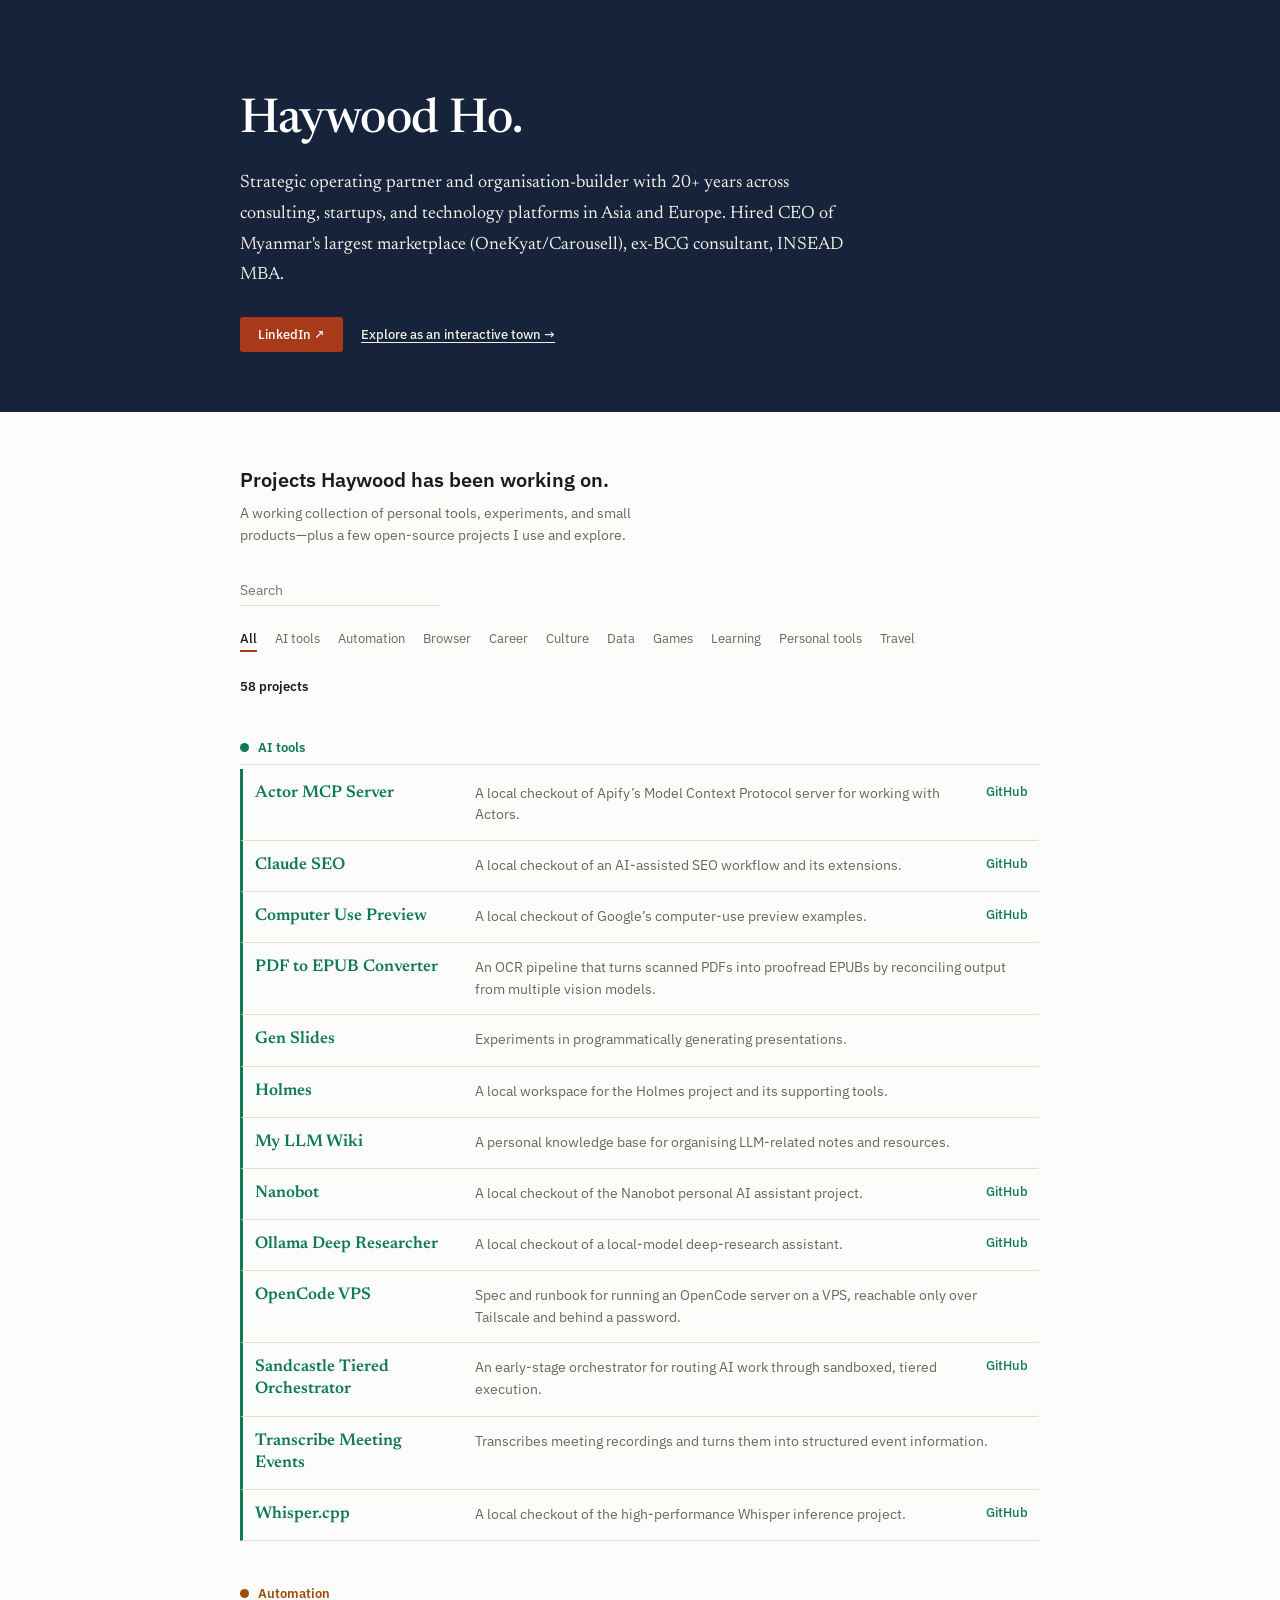
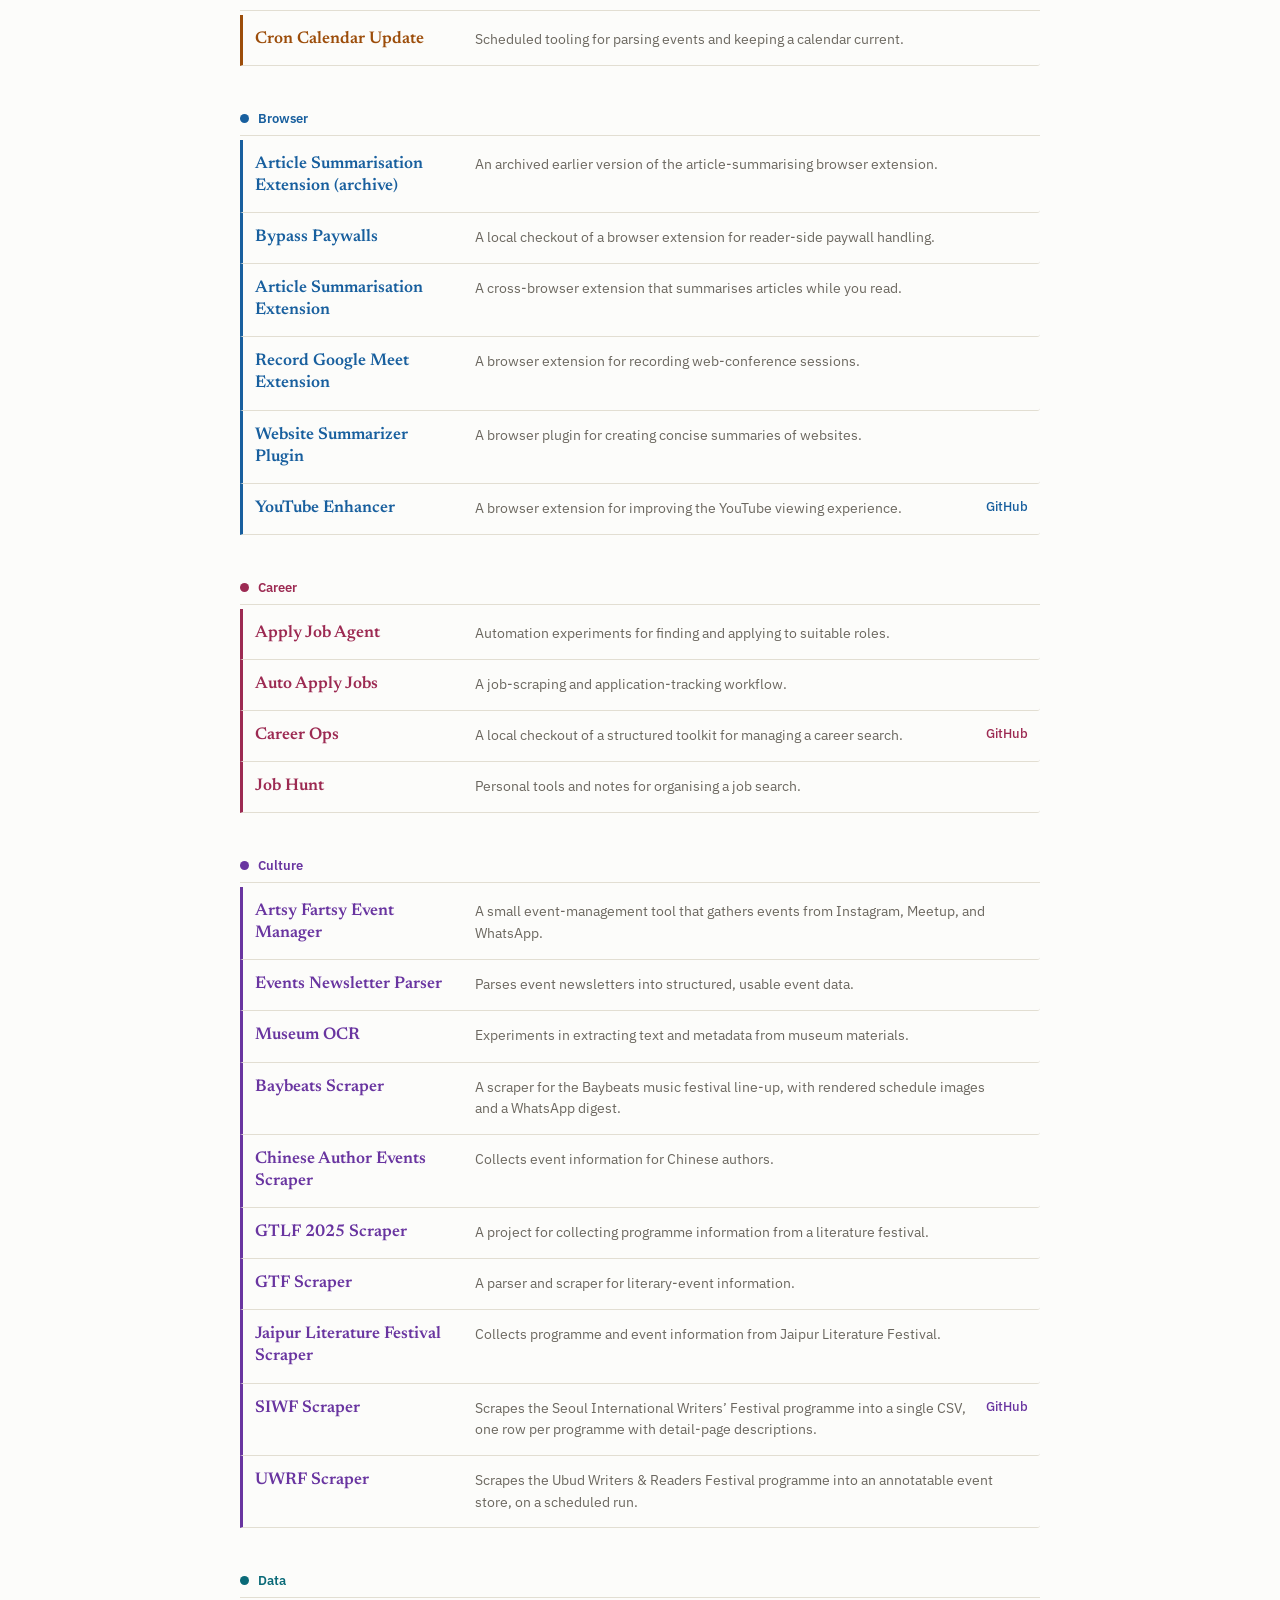
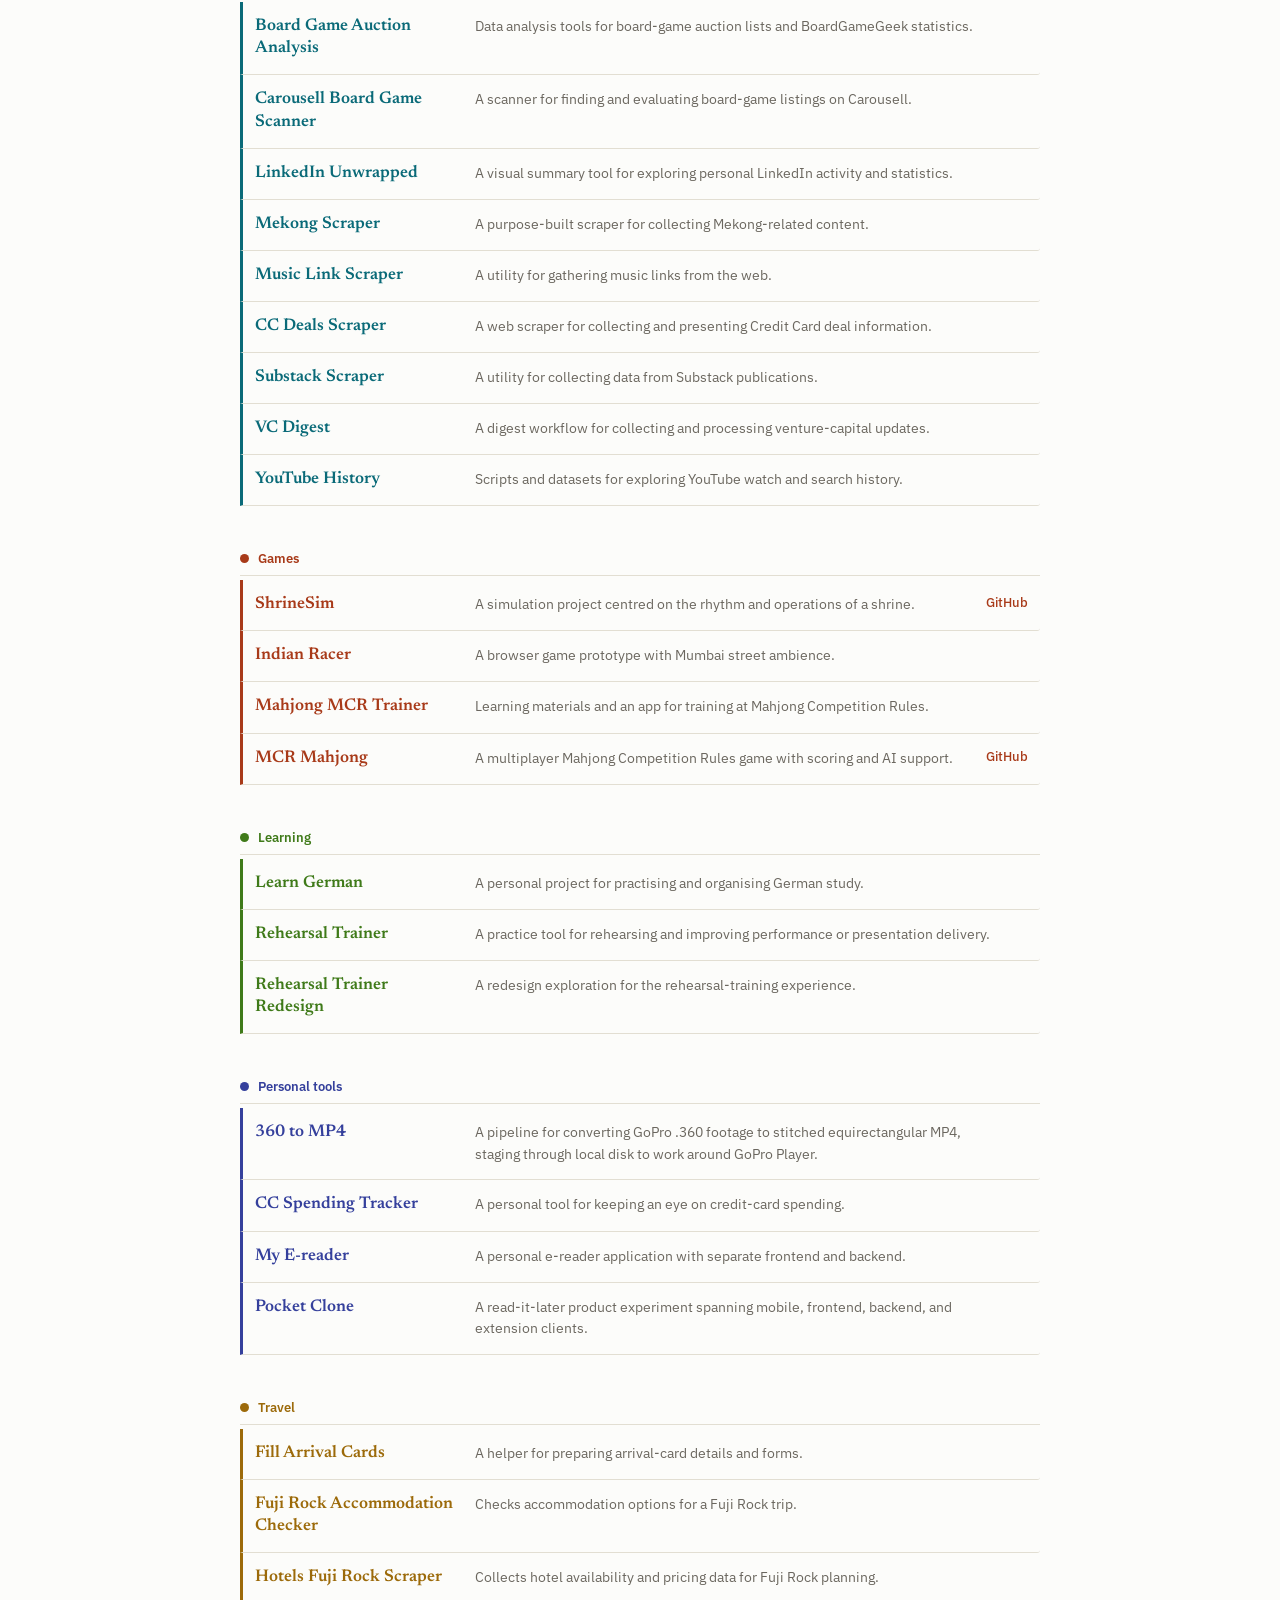
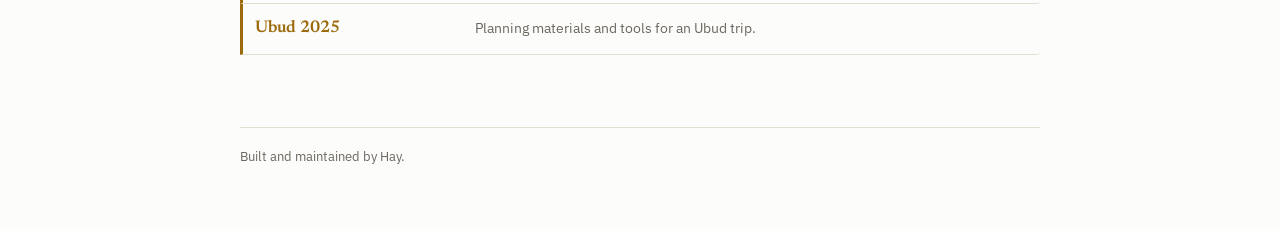
<file: index.html>
<!doctype html>
<html lang="en">
  <head>
    <meta charset="UTF-8" />
    <meta name="viewport" content="width=device-width, initial-scale=1.0" />
    <meta name="description" content="A selection of projects by Hay." />
    <title>Hay — Projects</title>
    <link rel="stylesheet" href="styles.css" />
  </head>
  <body>
    <header class="masthead">
      <div class="masthead-inner">
        <h1>Haywood Ho.</h1>
        <p class="bio">
          Strategic operating partner and organisation-builder with 20+ years across consulting,
          startups, and technology platforms in Asia and Europe. Hired CEO of Myanmar's largest
          marketplace (OneKyat/Carousell), ex-BCG consultant, INSEAD MBA.
        </p>
        <a class="linkedin" href="https://www.linkedin.com/in/haywoodho/" target="_blank" rel="noreferrer">LinkedIn ↗</a>
        <a class="explore" href="town/">Explore as an interactive town →</a>
      </div>
    </header>

    <div class="page">
      <section class="index" aria-label="Projects">
        <div class="index-head">
          <h2>Projects Haywood has been working on.</h2>
          <p class="index-note">A working collection of personal tools, experiments, and small products—plus a few open-source projects I use and explore.</p>
          <div class="controls">
            <label class="search">
              <span class="sr-only">Search projects</span>
              <input id="search" type="search" placeholder="Search" autocomplete="off" />
            </label>
            <div id="filters" class="filters" role="tablist" aria-label="Filter by category"></div>
          </div>
          <p id="project-count" class="count" aria-live="polite"></p>
        </div>
        <div id="projects" class="groups"></div>
      </section>

      <footer>Built and maintained by Hay.</footer>
    </div>
    <script src="projects.js"></script>
    <script src="app.js"></script>
  </body>
</html>
</file>
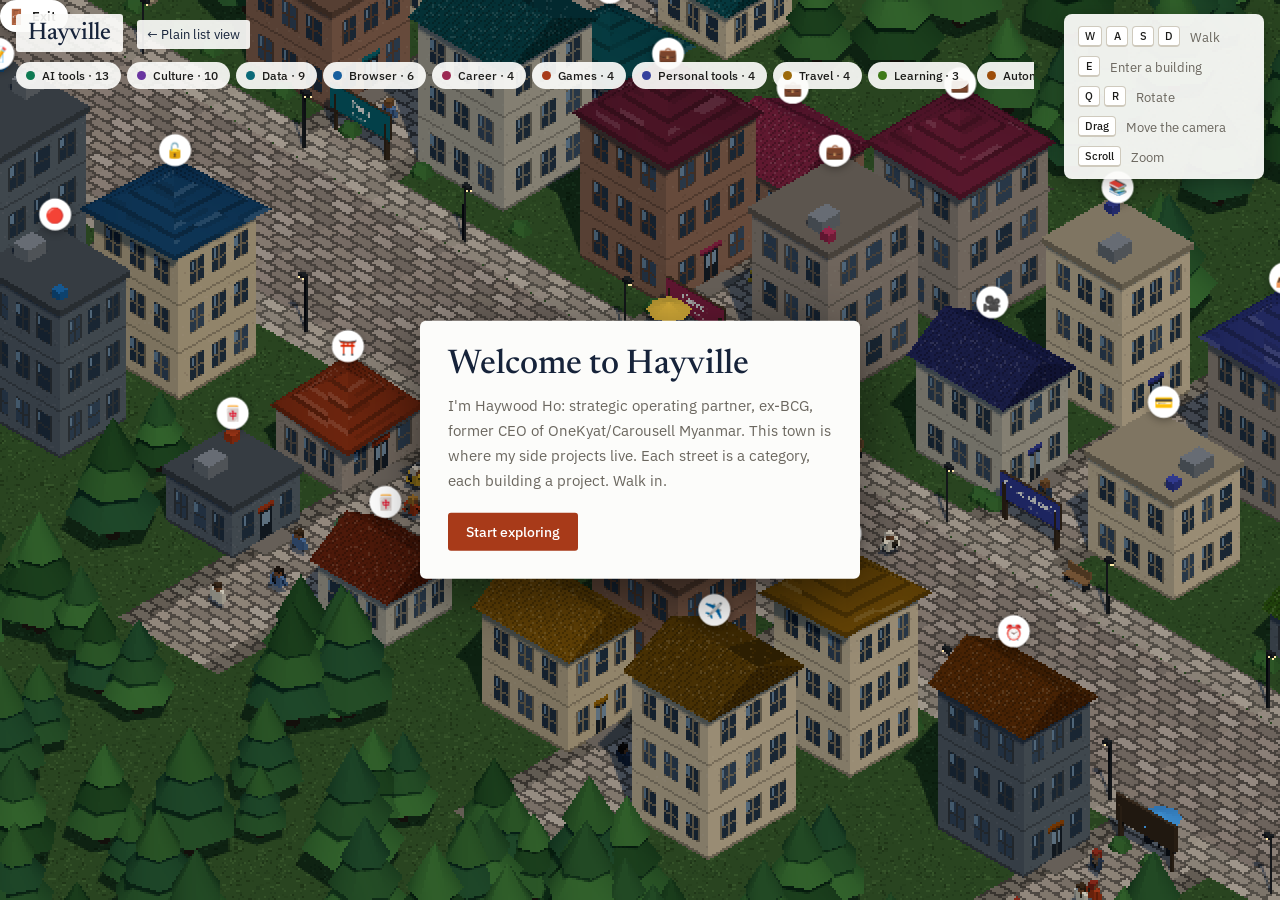
<file: town/index.html>
<!doctype html>
<html lang="en">
  <head>
    <meta charset="UTF-8" />
    <meta name="viewport" content="width=device-width, initial-scale=1.0, viewport-fit=cover" />
    <meta name="description" content="Walk around Hayville, an explorable 3D town of Haywood Ho's projects." />
    <title>Hayville — Hay's projects</title>
    <link rel="stylesheet" href="town.css" />
    <script type="importmap">{ "imports": { "three": "./vendor/three.module.min.js" } }</script>
  </head>
  <body>
    <canvas id="view" aria-label="Interactive 3D town of projects. A plain list version is linked at top left."></canvas>
    <div id="pins" aria-hidden="true"></div>
    <div id="you" class="you"><i></i>Haywood</div>

    <header class="top">
      <div class="brand"><strong>Hayville</strong><a class="plain" href="../">← Plain list view</a></div>
      <nav id="districts" class="districts" aria-label="Jump to a district"></nav>
    </header>

    <aside class="keys" aria-label="Controls">
      <div><kbd>W</kbd><kbd>A</kbd><kbd>S</kbd><kbd>D</kbd><span>Walk</span></div>
      <div><kbd>E</kbd><span>Enter a building</span></div>
      <div><kbd>Q</kbd><kbd>R</kbd><span>Rotate</span></div>
      <div><kbd>Drag</kbd><span>Move the camera</span></div>
      <div><kbd>Scroll</kbd><span>Zoom</span></div>
    </aside>

    <button id="leave" class="leave" type="button" hidden>Leave building</button>
    <p id="hint" class="hint" hidden></p>

    <aside id="card" class="card" hidden role="dialog" aria-labelledby="card-h">
      <button class="x" type="button" aria-label="Close">×</button>
      <p class="cat"></p>
      <h2 id="card-h"></h2>
      <p class="desc"></p>
      <a target="_blank" rel="noreferrer" hidden>View on GitHub ↗</a>
    </aside>

    <section id="welcome" class="welcome">
      <h1>Welcome to Hayville</h1>
      <p>I'm Haywood Ho: strategic operating partner, ex-BCG, former CEO of OneKyat/Carousell Myanmar. This town is where my side projects live. Each street is a category, each building a project. Walk in.</p>
      <button type="button">Start exploring</button>
    </section>

    <div id="fade" class="fade"></div>
    <div id="nogl" class="nogl" hidden><p>This town needs WebGL, which your browser isn't offering.</p><a href="../">Open the plain list instead →</a></div>
    <noscript><div class="nogl"><p>This town needs JavaScript.</p><a href="../">Open the plain list instead →</a></div></noscript>
    <script src="../projects.js"></script>
    <script type="module" src="main.js"></script>
  </body>
</html>
</file>
<file: styles.css>
@import url('https://fonts.googleapis.com/css2?family=Newsreader:ital,wght@0,400;0,500;0,600;1,400&family=IBM+Plex+Sans:wght@400;500;600&display=swap');

:root {
  --ink: #1c1c1a;
  --muted: #6b675f;
  --line: #e2ded2;
  --paper: #fcfcfa;
  --accent: #a83a19;
  --deep: #16233a;
  --cream: #f3efe6;
}
* { box-sizing: border-box; }
body {
  margin: 0;
  min-width: 320px;
  color: var(--ink);
  background: var(--paper);
  font-family: 'IBM Plex Sans', sans-serif;
}
a { color: inherit; }
.page { width: min(800px, calc(100% - 40px)); margin: 0 auto; padding: 0 0 64px; }

.masthead { background: var(--deep); }
.masthead-inner { width: min(800px, calc(100% - 40px)); margin: 0 auto; padding: 96px 0 60px; }
.masthead h1 {
  font: 500 48px/1.05 Newsreader, serif;
  letter-spacing: -.01em;
  color: #fff;
  margin: 0 0 22px;
}
.masthead .bio {
  font: 400 18px/1.7 Newsreader, serif;
  color: var(--cream);
  max-width: 62ch;
  margin: 0 0 26px;
}
.masthead .linkedin {
  display: inline-block;
  background: var(--accent);
  color: #fff;
  font: 500 13px 'IBM Plex Sans', sans-serif;
  text-decoration: none;
  padding: 9px 18px;
  border-radius: 3px;
}
.masthead .linkedin:hover { background: #c1441f; }

.index { margin-top: 56px; }
.index-head h2 {
  font: 600 20px/1.2 'IBM Plex Sans', sans-serif;
  margin: 0 0 10px;
}
.index-note {
  font: 400 14px/1.6 'IBM Plex Sans', sans-serif;
  color: var(--muted);
  max-width: 56ch;
  margin: 0 0 28px;
}

.controls { display: flex; justify-content: space-between; align-items: baseline; gap: 24px; flex-wrap: wrap; }
.search input {
  width: 200px;
  padding: 6px 0;
  border: 0;
  border-bottom: 1px solid var(--line);
  border-radius: 0;
  background: transparent;
  color: var(--ink);
  font: 400 14px 'IBM Plex Sans', sans-serif;
  outline: none;
}
.search input:focus { border-color: var(--accent); }
.filters { display: flex; flex-wrap: wrap; gap: 18px; }
.filters button {
  cursor: pointer;
  border: 0;
  border-bottom: 2px solid transparent;
  padding: 0 0 3px;
  background: none;
  color: var(--muted);
  font: 400 13px 'IBM Plex Sans', sans-serif;
}
.filters button:hover { color: var(--ink); }
.filters button[aria-selected="true"] { color: var(--ink); border-color: var(--accent); font-weight: 500; }

.count { font: 600 13px 'IBM Plex Sans', sans-serif; color: var(--ink); margin: 26px 0 0; }

.groups { margin-top: 8px; }
.group { margin-top: 44px; }
.group h2 {
  display: flex;
  align-items: center;
  gap: 9px;
  font: 600 13px 'IBM Plex Sans', sans-serif;
  color: var(--cat, var(--ink));
  margin: 0 0 4px;
  padding-bottom: 8px;
  border-bottom: 1px solid var(--line);
}
.group h2 .dot {
  width: 9px;
  height: 9px;
  border-radius: 50%;
  background: var(--cat, var(--ink));
  flex: 0 0 auto;
}

.row {
  display: grid;
  grid-template-columns: 200px 1fr auto;
  column-gap: 20px;
  align-items: start;
  padding: 14px 12px;
  border-bottom: 1px solid var(--line);
  border-left: 3px solid var(--cat, var(--line));
  border-radius: 0 3px 3px 0;
}
.row:hover { background: color-mix(in srgb, var(--cat, var(--ink)) 8%, transparent); }
.row h3 { font: 600 17px/1.3 Newsreader, serif; margin: 0; color: var(--cat, var(--ink)); }
.row p { font: 400 14px/1.55 'IBM Plex Sans', sans-serif; color: var(--muted); margin: 0; }
.row .source {
  font: 500 13px 'IBM Plex Sans', sans-serif;
  color: var(--cat, var(--accent));
  text-decoration: none;
  border-bottom: 1px solid transparent;
  justify-self: end;
  white-space: nowrap;
}
.row .source:hover { border-color: var(--cat, var(--accent)); }

.empty { padding: 32px 0; color: var(--muted); font: 400 14px 'IBM Plex Sans', sans-serif; }

footer {
  margin-top: 72px;
  padding-top: 20px;
  border-top: 1px solid var(--line);
  color: var(--muted);
  font: 400 13px 'IBM Plex Sans', sans-serif;
}
footer a { color: var(--accent); text-decoration: underline; text-underline-offset: 2px; }

.sr-only { position: absolute; width: 1px; height: 1px; overflow: hidden; clip: rect(0,0,0,0); }

@media (max-width: 640px) {
  .masthead-inner { padding: 56px 0 44px; }
  .masthead h1 { font-size: 34px; }
  .controls { display: block; }
  .search input { width: 100%; margin-bottom: 16px; }
  .row { grid-template-columns: 1fr; row-gap: 4px; }
  .row .source { justify-self: start; }
}

.masthead .explore { display: inline-block; margin-left: 14px; color: var(--cream); font: 500 13px 'IBM Plex Sans', sans-serif; text-underline-offset: 3px; }
.masthead .explore:hover { color: #fff; }
</file>
<file: town/town.css>
@import url('https://fonts.googleapis.com/css2?family=Newsreader:ital,wght@0,400;0,500;0,600;1,400&family=IBM+Plex+Sans:wght@400;500;600&display=swap');

:root { --ink: #1c1c1a; --muted: #6b675f; --paper: #fcfcfa; --accent: #a83a19; --deep: #16233a; }
* { box-sizing: border-box; }
html, body { height: 100%; margin: 0; overflow: hidden; background: #16241a; font-family: 'IBM Plex Sans', sans-serif; color: var(--ink); }
#view { position: fixed; inset: 0; width: 100%; height: 100%; display: block; image-rendering: pixelated; image-rendering: crisp-edges; touch-action: none; cursor: grab; }
#view.dragging { cursor: grabbing; }
#view.pointing { cursor: pointer; }

#pins { position: fixed; inset: 0; pointer-events: none; overflow: hidden; z-index: 1; }
.pin {
  position: absolute; left: 0; top: 0; display: flex; align-items: center; gap: 0; pointer-events: auto; cursor: pointer;
  background: #fff; border-radius: 99px; padding: 4px; box-shadow: 0 2px 8px rgba(0, 0, 0, .35); will-change: transform; white-space: nowrap;
}
.pin .ico { width: 24px; height: 24px; display: grid; place-items: center; font-size: 15px; line-height: 1; }
.pin .nm { max-width: 0; overflow: hidden; font: 600 12.5px 'IBM Plex Sans', sans-serif; color: var(--ink); transition: max-width .18s ease, margin .18s ease; }
.pin.on, .pin:hover { z-index: 3; box-shadow: 0 0 0 2px var(--c, #fff), 0 3px 12px rgba(0, 0, 0, .4); }
.pin.on .nm, .pin:hover .nm { max-width: 260px; margin: 0 8px 0 4px; }
.pin.exit .nm { max-width: 60px; margin: 0 8px 0 4px; }

.you { position: fixed; left: 0; top: 0; z-index: 1; pointer-events: none; color: #fff; font: 500 13px 'IBM Plex Sans', sans-serif; text-shadow: 0 1px 3px rgba(0, 0, 0, .8); white-space: nowrap; will-change: transform; padding-left: 4px; }
.you i { display: inline-block; width: 7px; height: 7px; border-radius: 50%; background: #fff; margin-right: 8px; vertical-align: middle; }

.top { position: fixed; z-index: 2; top: 0; left: 0; right: 0; padding: 14px 16px 0; display: flex; flex-direction: column; gap: 10px; pointer-events: none; }
.top > * { pointer-events: auto; }
.brand { display: flex; align-items: baseline; gap: 14px; }
.brand strong { font: 500 24px/1 Newsreader, serif; color: var(--deep); background: rgba(252, 252, 250, .92); padding: 7px 12px; border-radius: 3px; }
.plain { font-size: 13px; color: var(--deep); background: rgba(252, 252, 250, .92); padding: 6px 10px; border-radius: 3px; text-decoration: none; }
.plain:hover { background: #fff; color: var(--accent); }
.districts { display: flex; gap: 6px; overflow-x: auto; padding-bottom: 4px; scrollbar-width: none; max-width: calc(100% - 230px); }
.districts::-webkit-scrollbar { display: none; }
.districts.off { visibility: hidden; }
.districts button { flex: 0 0 auto; cursor: pointer; border: 0; border-radius: 99px; padding: 6px 12px 6px 10px; display: inline-flex; align-items: center; gap: 7px; background: rgba(252, 252, 250, .92); color: var(--ink); font: 500 12px 'IBM Plex Sans', sans-serif; }
.districts button:hover, .districts button:focus-visible { background: #fff; outline: 2px solid var(--c); }
.districts i { width: 9px; height: 9px; border-radius: 50%; background: var(--c); }

.keys {
  position: fixed; z-index: 2; top: 14px; right: 16px; width: 200px; background: rgba(252, 252, 250, .94); border-radius: 8px; padding: 12px 14px;
  display: flex; flex-direction: column; gap: 9px; font-size: 12.5px; color: var(--muted); box-shadow: 0 4px 18px rgba(0, 0, 0, .25);
}
.keys div { display: flex; align-items: center; gap: 4px; }
.keys span { margin-left: 6px; }
kbd { font: 500 11px 'IBM Plex Sans', sans-serif; color: var(--ink); background: #fff; border: 1px solid #cfcabd; border-bottom-width: 2px; border-radius: 4px; padding: 2px 6px; min-width: 22px; text-align: center; }

.hint { position: fixed; z-index: 2; left: 50%; bottom: 22px; transform: translateX(-50%); margin: 0; font-size: 13px; color: #fff; background: rgba(22, 35, 58, .88); padding: 8px 14px; border-radius: 99px; white-space: nowrap; }
.hint[hidden] { display: none; }
.leave { position: fixed; z-index: 2; left: 16px; bottom: 22px; cursor: pointer; border: 0; border-radius: 99px; padding: 10px 16px; font: 500 13px 'IBM Plex Sans', sans-serif; background: var(--deep); color: #fff; }
.leave[hidden] { display: none; }
.leave:hover { background: var(--accent); }

.card { position: fixed; z-index: 3; left: 16px; top: 120px; width: min(340px, calc(100% - 32px)); background: var(--paper); border-radius: 4px; padding: 18px 20px 20px; border-top: 5px solid var(--c, var(--accent)); box-shadow: 0 10px 40px rgba(0, 0, 0, .35); animation: rise .2s ease-out; }
.card[hidden] { display: none; }
.card .cat { margin: 0 0 6px; font: 600 12px 'IBM Plex Sans', sans-serif; color: var(--c); }
.card h2 { margin: 0 0 10px; font: 600 25px/1.15 Newsreader, serif; color: var(--c); padding-right: 24px; }
.card .desc { margin: 0; font-size: 14px; line-height: 1.6; color: var(--muted); }
.card a { display: inline-block; margin-top: 14px; font: 500 13px 'IBM Plex Sans', sans-serif; color: #fff; background: var(--c); padding: 8px 14px; border-radius: 3px; text-decoration: none; }
.card .x { position: absolute; top: 8px; right: 10px; width: 32px; height: 32px; border: 0; background: none; font-size: 24px; line-height: 1; color: var(--muted); cursor: pointer; }

.welcome { position: fixed; z-index: 4; left: 50%; top: 50%; transform: translate(-50%, -50%); width: min(440px, calc(100% - 32px)); background: var(--paper); border-radius: 6px; padding: 26px 28px 28px; box-shadow: 0 16px 60px rgba(0, 0, 0, .5); }
.welcome[hidden] { display: none; }
.welcome h1 { margin: 0 0 10px; font: 500 34px/1.1 Newsreader, serif; color: var(--deep); }
.welcome p { margin: 0 0 20px; font: 400 15px/1.65 'IBM Plex Sans', sans-serif; color: var(--muted); }
.welcome button { cursor: pointer; border: 0; border-radius: 3px; background: var(--accent); color: #fff; padding: 10px 18px; font: 500 14px 'IBM Plex Sans', sans-serif; }
.welcome button:hover { background: #c1441f; }

.fade { position: fixed; inset: 0; z-index: 6; background: #0c120d; opacity: 0; pointer-events: none; transition: opacity .25s ease; }
.fade.on { opacity: 1; pointer-events: auto; }
.nogl { position: fixed; inset: 0; z-index: 9; display: grid; place-content: center; gap: 12px; text-align: center; background: var(--paper); padding: 24px; }
.nogl[hidden] { display: none; }
.nogl a { color: var(--accent); }

@keyframes rise { from { opacity: 0; transform: translateY(8px); } to { opacity: 1; transform: none; } }
@media (prefers-reduced-motion: reduce) { .card { animation: none; } .fade, .pin .nm { transition: none; } }
@media (max-width: 760px) {
  .keys { display: none; }
  .districts { max-width: 100%; }
  .card { top: auto; bottom: 70px; left: 10px; right: 10px; width: auto; }
  .brand strong { font-size: 20px; }
}
</file>
